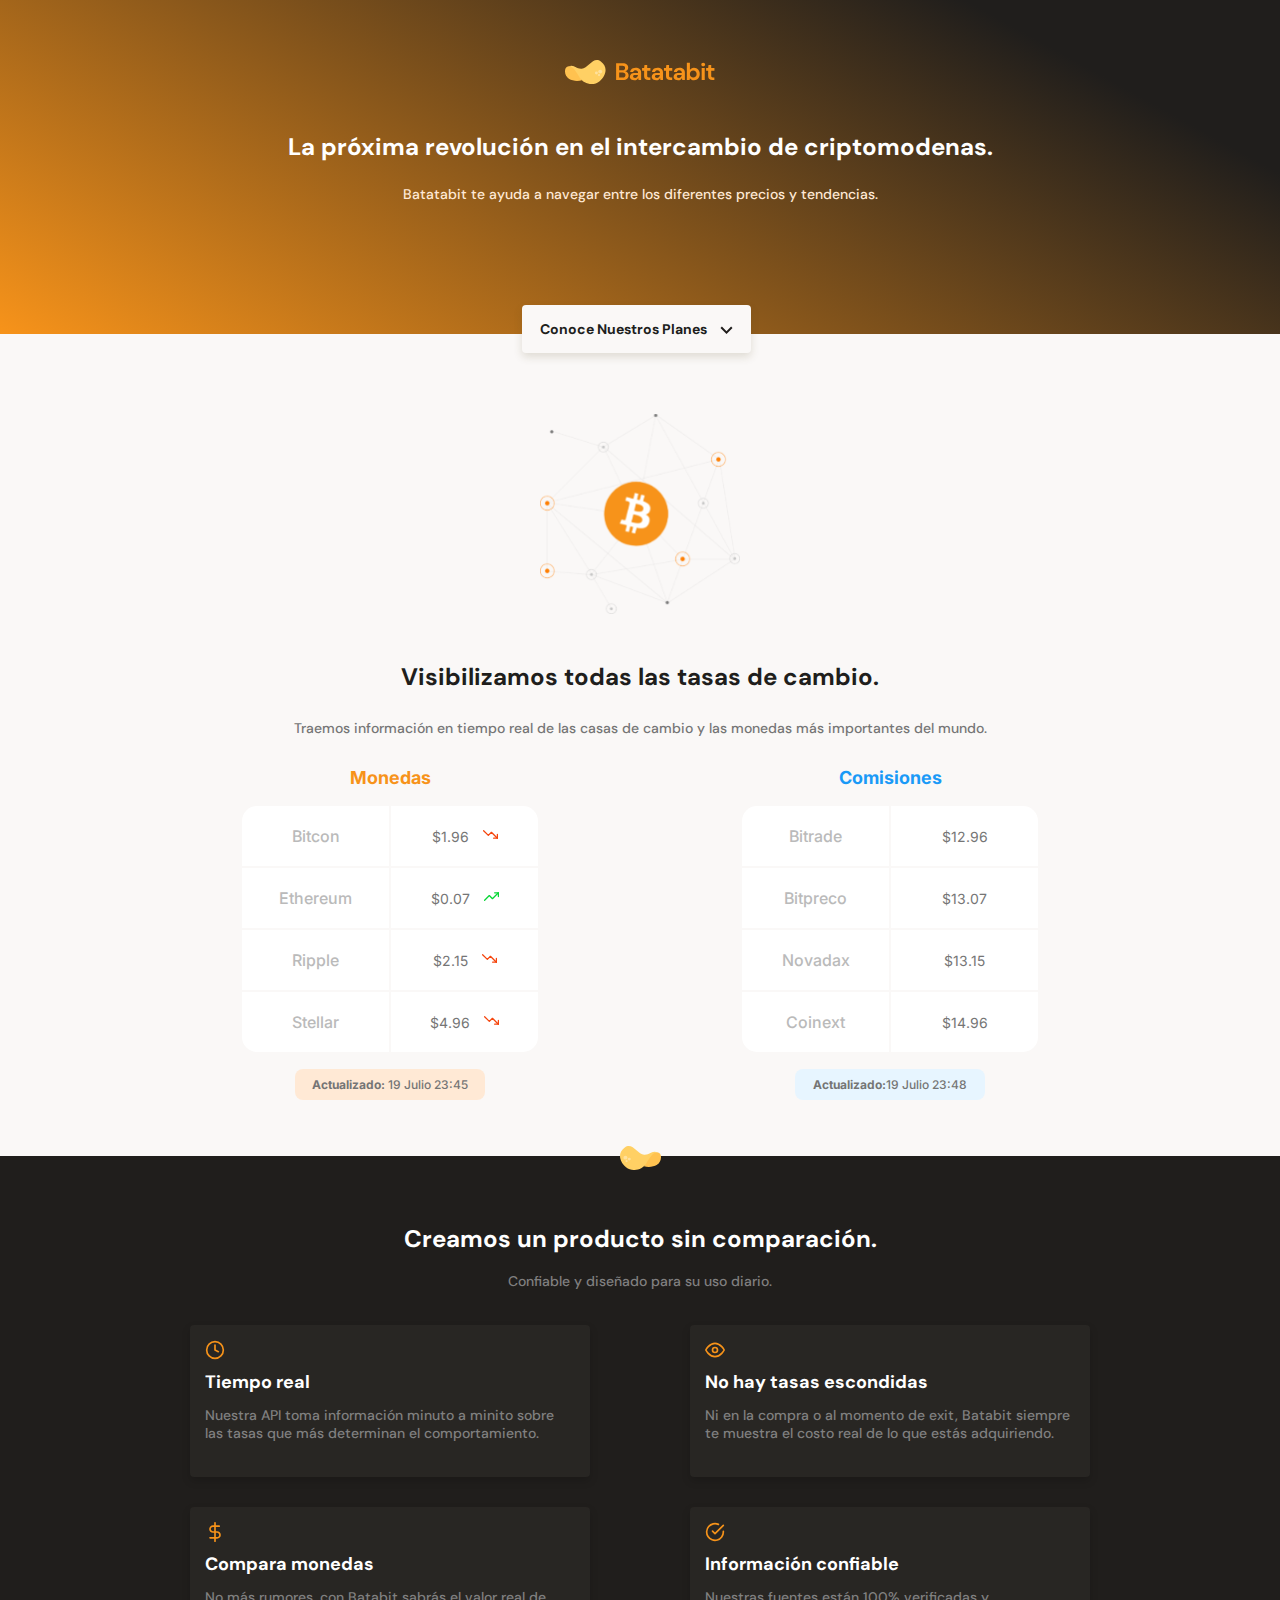
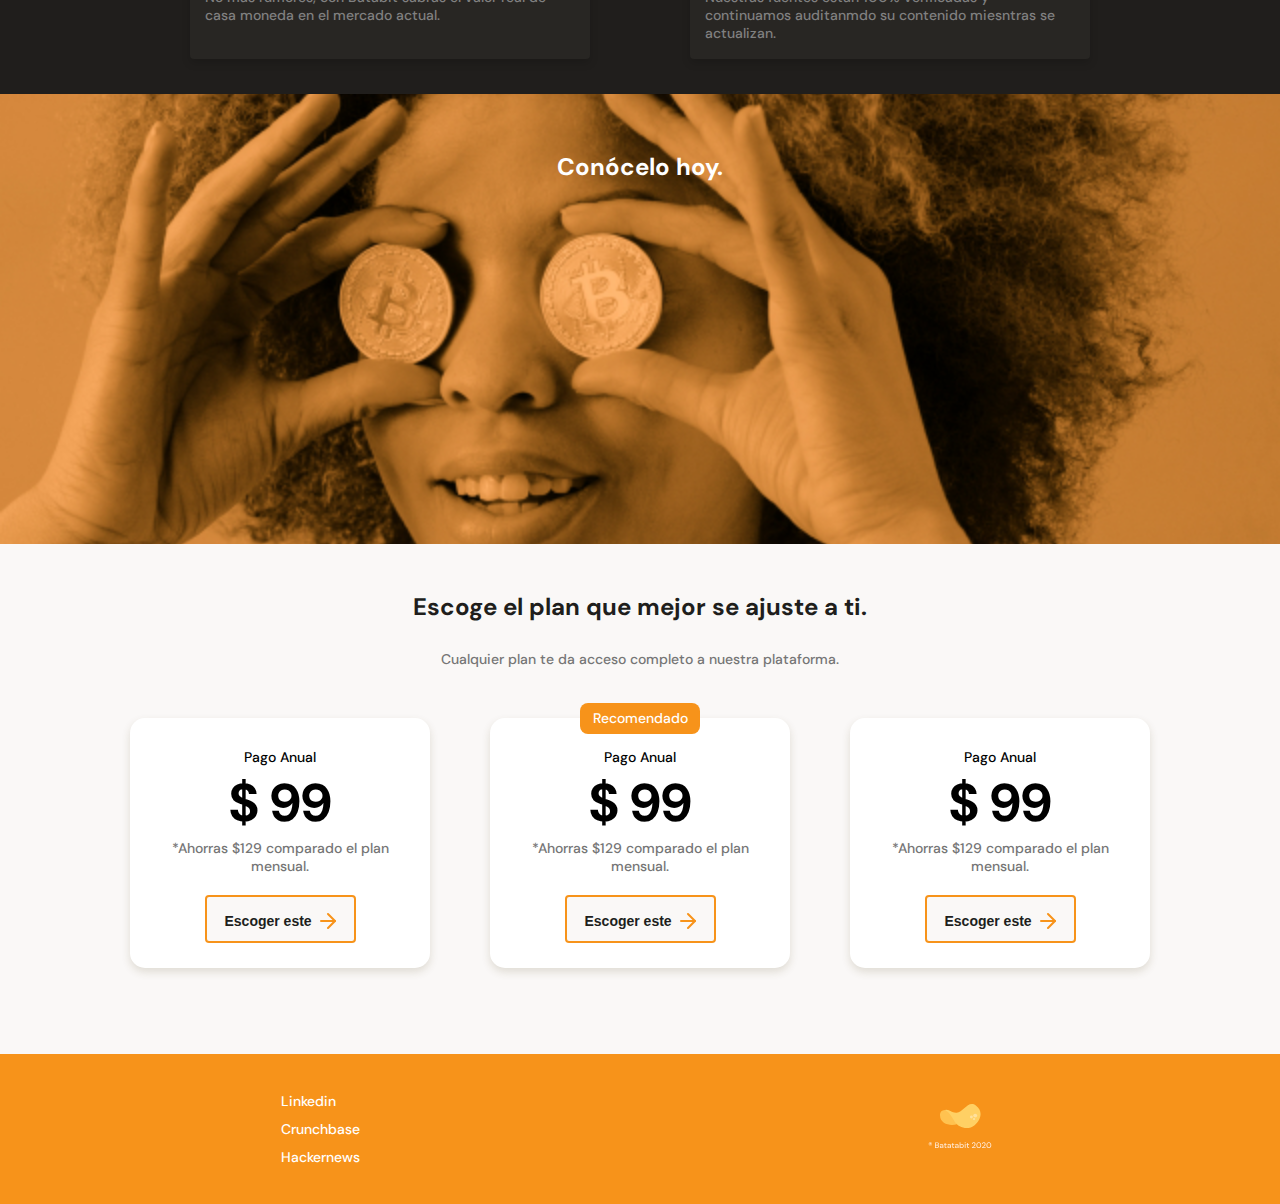
<file: public/index.html>
<!DOCTYPE html>
<html lang="en">

<head>
  <meta charset="UTF-8">
  <meta http-equiv="X-UA-Compatible" content="IE=edge">
  <meta name="viewport" content="width=device-width, initial-scale=1.0">
  <title>Document</title>
  <link rel="preconnect" href="https://fonts.googleapis.com">
  <link rel="preconnect" href="https://fonts.gstatic.com" crossorigin>
  <link
    href="https://fonts.googleapis.com/css2?family=DM+Sans:wght@400;500;700&family=Inter:wght@300;500;900&display=swap"
    rel="stylesheet" />
  <link rel="stylesheet" href="./index.css">
  <link rel="stylesheet" href="./tablet.css" media="(min-width: 1024px)" />
</head>

<body>
  <header>
    <img src="./assets/img/logo.svg" alt="Logo de Batatabit" />
    <div class="header--title-container">
      <h1>La próxima revolución en el intercambio de criptomodenas.</h1>
      <p>
        Batatabit te ayuda a navegar entre los diferentes precios y
        tendencias.
      </p>
      <a href="#plans" class="header--button">Conoce Nuestros Planes <span></span></a>
    </div>
  </header>
  <main>
    <section class="main-exchange-container">
      <div class="backgroundImg"></div>
      <div class="main-exchange-container--title">
        <h2>Visibilizamos todas las tasas de cambio.</h2>
        <p>
          Traemos información en tiempo real de las casas de cambio y las
          monedas más importantes del mundo.
        </p>
      </div>
      <div class="main-tables-container">
        <div class="main-currency-table">
          <p class="currency-table--title">Monedas</p>
          <div class="currency-table--container">
            <table>
              <tr>
                <td class="table__top-left">Bitcon</td>
                <td class="table__top-right table__right">
                  $1.96 <span class="down"></span>
                </td>
              </tr>
              <tr>
                <td>Ethereum</td>
                <td class="table__right">$0.07 <span class="up"></span></td>
              </tr>
              <tr>
                <td>Ripple</td>
                <td class="table__right">$2.15 <span class="down"></span></td>
              </tr>
              <tr>
                <td class="table__bottom-left">Stellar</td>
                <td class="table__bottom-right table__right">
                  $4.96 <span class="down"></span>
                </td>
              </tr>
            </table>
          </div>
          <div class="currency-table--date">
            <p><b>Actualizado:</b> 19 Julio 23:45</p>
          </div>
        </div>
        <div class="main-commissions-table">
          <p class="commissions-table--title">Comisiones</p>
          <div class="commissions-table--container">
            <table>
              <tr>
                <td class="table__top-left">Bitrade</td>
                <td class="table__top-right table__right">$12.96</td>
              </tr>
              <tr>
                <td>Bitpreco</td>
                <td class="table__right">$13.07</td>
              </tr>
              <tr>
                <td>Novadax</td>
                <td class="table__right">$13.15</td>
              </tr>
              <tr>
                <td class="table__bottom-left">Coinext</td>
                <td class="table__bottom-right table__right">$14.96</td>
              </tr>
            </table>
          </div>
          <div class="commissions-table--date">
            <p><b>Actualizado:</b>19 Julio 23:48</p>
          </div>
        </div>
      </div>
    </section>
    <section class="main-product-detail">
      <span class="product-detail--batata-logo"></span>
      <div class="product-detail--title">
        <h2>Creamos un producto sin comparación.</h2>
        <p>Confiable y diseñado para su uso diario.</p>
      </div>
      <div class="product-cards--container">
        <article class="product-detail--card">
          <span class="clock"></span>
          <p class="product--card_title">Tiempo real</p>
          <p class="product--card_body">
            Nuestra API toma información minuto a minito sobre las tasas que
            más determinan el comportamiento.
          </p>
        </article>
        <article class="product-detail--card">
          <span class="eye"></span>
          <p class="product--card_title">No hay tasas escondidas</p>
          <p class="product--card_body">
            Ni en la compra o al momento de exit, Batabit siempre te muestra
            el costo real de lo que estás adquiriendo.
          </p>
        </article>
        <article class="product-detail--card">
          <span class="dollar"></span>
          <p class="product--card_title">Compara monedas</p>
          <p class="product--card_body">
            No más rumores, con Batabit sabrás el valor real de casa moneda en
            el mercado actual.
          </p>
        </article>
        <article class="product-detail--card">
          <span class="check"></span>
          <p class="product--card_title">Información confiable</p>
          <p class="product--card_body">
            Nuestras fuentes están 100% verificadas y continuamos auditanmdo
            su contenido miesntras se actualizan.
          </p>
        </article>
      </div>
    </section>
    <section class="bitcoin-img-container">
      <h2>Conócelo hoy.</h2>
    </section>
    <section id="plans" class="main-plans-container">
      <h2>Escoge el plan que mejor se ajuste a ti.</h2>
      <p>Cualquier plan te da acceso completo a nuestra plataforma.</p>
      <div class="plans-container--slider">
        <div class="plans-container--card">
          <div class="plan-card">
            <h3 class="plan-card--title">Pago Anual</h3>
            <p class="plan-card--price"><span>$</span> 99</p>
            <p class="plan-card--saving">
              *Ahorras $129 comparado el plan mensual.
            </p>
            <button class="plan-card--ca">Escoger este <span></span></button>
          </div>
        </div>
        <div class="plans-container--card">
          <p class="recommended">Recomendado</p>
          <div class="plan-card">
            <h3 class="plan-card--title">Pago Anual</h3>
            <p class="plan-card--price"><span>$</span> 99</p>
            <p class="plan-card--saving">
              *Ahorras $129 comparado el plan mensual.
            </p>
            <button class="plan-card--ca">Escoger este <span></span></button>
          </div>
        </div>
        <div class="plans-container--card">
          <div class="plan-card">
            <h3 class="plan-card--title">Pago Anual</h3>
            <p class="plan-card--price"><span>$</span> 99</p>
            <p class="plan-card--saving">
              *Ahorras $129 comparado el plan mensual.
            </p>
            <button class="plan-card--ca">Escoger este <span></span></button>
          </div>
        </div>
      </div>
    </section>
  </main>
  <footer>
    <section class="left">
      <ul>
        <li><a href="">Linkedin</a></li>
        <li><a href="">Crunchbase</a></li>
        <li><a href="">Hackernews</a></li>
      </ul>
    </section>
    <section class="right">
      <img src="./assets/img/logo-footer.svg" alt="Logo Batatabit 2020" />
    </section>
  </footer>
</body>

</html>
</file>
<file: public/index.css>
@import url('https://fonts.googleapis.com/css2?family=DM+Sans:wght@400;500;700&family=Inter:wght@300;500&display=swap');

:root {
    /* Colors */
    --bitcoin-orange: #f7931a;
    --soft-orange: #ffe9d5;
    --secondary-blue: #1a9af7;
    --soft-blue: #e7f5ff;
    --warm-black: #282623;
    --black: #201e1c;
    --off-white: #faf8f7;
    --just-white: #fff;
    --grey: #bababa;
}

* {
    box-sizing: border-box;
    margin: 0;
    padding: 0;
}

html {
    font-size: 62.5%;
    font-family: "DM Sans", sans-serif;
}

header {
    position: relative;
    display: flex;
    flex-direction: column;
    justify-content: center;
    width: 100%;
    min-width: 320px;
    height: 334px;
    text-align: center;
    background: linear-gradient(208.83deg,
            var(--black) 16.69%,
            var(--bitcoin-orange) 100%);
}

header img {
    width: 151px;
    height: 24px;
    margin-top: 60px;
    align-self: center;
}

.header--title-container {
    width: 90%;
    min-width: 288px;
    max-width: 900px;
    height: 218px;
    margin-top: 50px;
    text-align: center;
    align-self: center;
}

.header--title-container h1 {
    font-size: 2.4rem;
    font-weight: bold;
    line-height: 2.6rem;
    color: var(--just-white);
}

.header--title-container p {
    margin-top: 25px;
    font-size: 1.4rem;
    font-weight: 500;
    line-height: 1.8rem;
    color: var(--soft-orange);
}

.header--title-container .header--button {
    position: absolute;
    left: calc(50% - 118px);
    top: 270px;
    display: block;
    margin-top: 35px;
    padding: 15px;
    width: 229px;
    height: 48px;
    background: var(--off-white);
    /* Sombra  */
    box-shadow: 0px 4px 8px rgba(89, 73, 30, 0.16);
    border: none;
    border-radius: 4px;
    font-size: 1.4rem;
    font-weight: bold;
    text-decoration: none;
    color: var(--black);
}

.header--title-container .header--button span {
    display: inline-block;
    width: 13px;
    height: 8px;
    margin-left: 10px;
    background-image: url("../assets/icons/down-arrow.svg");
    background-size: cover;
    background-position: center;
    background-repeat: no-repeat;
}

main {
    width: 100%;
    height: auto;
    background-color: var(--off-white);
}

.main-exchange-container {
    width: 100%;
    height: auto;
    padding-top: 80px;
    padding-bottom: 30px;
    text-align: center;
}

.main-exchange-container--title {
    width: 90%;
    min-width: 288px;
    max-width: 900px;
    margin: 0 auto;
}

.main-exchange-container .backgroundImg {
    width: 200px;
    height: 200px;
    margin: 0 auto;
    margin-bottom: 50px;
    background-image: url("../assets/img/Bitcoin.svg");
    background-size: cover;
    background-position: center;
    background-repeat: no-repeat;
}

.main-exchange-container h2 {
    margin-bottom: 30px;
    font-size: 2.4rem;
    font-weight: bold;
    line-height: 2.6rem;
    color: var(--black);
}

.main-exchange-container p {
    margin-bottom: 30px;
    font-size: 1.4rem;
    font-weight: 500;
    line-height: 1.6rem;
    color: #757575;
}

.main-currency-table,
.main-commissions-table {
    width: 70%;
    min-width: 235px;
    max-width: 500px;
    height: 360px;
    margin: 0 auto;

    font-family: "Inter", sans-serif;
}

.main-currency-table .currency-table--title {
    margin-bottom: 15px;
    font-size: 1.8rem;
    font-weight: bold;
    line-height: 2.3rem;
    color: var(--bitcoin-orange);
}

.main-commissions-table .commissions-table--title {
    margin-bottom: 15px;
    font-size: 1.8rem;
    font-weight: bold;
    line-height: 2.3rem;
    color: var(--secondary-blue);
}

.currency-table--container,
.commissions-table--container {
    width: 90%;
    min-width: 230px;
    max-width: 300px;
    height: 250px;
    margin: 0 auto;
    /* background-color: #fff; */
    border-radius: 15px;
}

.currency-table--container table,
.commissions-table--container table {
    width: 100%;
    height: 100%;
}

.currency-table--container td,
.commissions-table--container td {
    width: 50%;
    font-size: 1.6rem;
    font-weight: 500;
    line-height: 1.9rem;
    color: var(--grey);
    /* border-bottom: 1px solid #faf8f7; */
    background-color: var(--just-white);
}

.currency-table--container .table__top-left,
.commissions-table--container .table__top-left {
    border-radius: 15px 0 0 0;
}

.currency-table--container .table__top-right,
.commissions-table--container .table__top-right {
    border-radius: 0 15px 0 0;
}

.currency-table--container .table__bottom-left,
.commissions-table--container .table__bottom-left {
    border-radius: 0 0 0 15px;
}

.currency-table--container .table__bottom-right,
.commissions-table--container .table__bottom-right {
    border-radius: 0 0 15px 0;
}

.currency-table--container .table__right,
.commissions-table--container .table__right {
    font-size: 1.4rem;
    font-weight: normal;
    line-height: 1.7rem;
    color: #757575;
}

.currency-table--container .up {
    display: inline-block;
    width: 15px;
    height: 15px;
    margin-left: 10px;
    background-image: url("../assets/icons/trending-up.svg");
    background-size: cover;
    background-position: center;
    background-repeat: no-repeat;
}

.currency-table--container .down {
    display: inline-block;
    width: 15px;
    height: 15px;
    margin-left: 10px;
    background-image: url("../assets/icons/trending-down.svg");
    background-size: cover;
    background-position: center;
    background-repeat: no-repeat;
}

.currency-table--date {
    width: 190px;
    height: 31px;
    margin: 0 auto;
    margin-top: 15px;
    padding: 8px;
    background-color: var(--soft-orange);
    border-radius: 8px;
}

.commissions-table--date {
    width: 190px;
    height: 31px;
    margin: 0 auto;
    margin-top: 15px;
    padding: 8px;
    background-color: var(--soft-blue);
    border-radius: 8px;
}

.currency-table--date p,
.commissions-table--date p {
    margin: 7px;
    font-size: 1.2rem;
    line-height: 1.5px;
}

.main-product-detail {
    position: relative;
    width: 100%;
    min-width: 320px;
    height: auto;
    padding: 20px 10px;
    background-color: var(--black);
}

.product-detail--batata-logo {
    position: absolute;
    width: 40.57px;
    height: 24.01px;
    left: calc(50% - 20px);
    top: -10px;
    background-image: url("../assets/icons/batata.svg");
}

.product-detail--title {
    width: 90%;
    min-width: 288px;
    height: auto;
    margin: 0 auto;
    margin-top: 50px;
    text-align: center;
}

.product-detail--title h2 {
    margin-bottom: 20px;
    font-size: 2.4rem;
    font-weight: bold;
    line-height: 2.6rem;
    color: var(--just-white);
}

.product-detail--title p {
    margin-bottom: 20px;
    font-size: 1.4rem;
    font-weight: 500;
    line-height: 1.8rem;
    color: #808080;
}

.product-detail--card {
    width: 90%;
    min-width: 288px;
    max-width: 400px;
    height: 152px;
    margin: 15px auto;
    padding: 15px;
    background-color: var(--warm-black);
    box-shadow: 0px 4px 8px rgba(0, 0, 0, 0.16);
    border-radius: 4px;
}

.product-detail--card .clock {
    display: inline-block;
    width: 20px;
    height: 20px;
    margin: 0 auto;
    margin-bottom: 10px;
    background-image: url("../assets/icons/clock.svg");
    background-size: cover;
    background-position: center;
    background-repeat: no-repeat;
}

.product-detail--card .eye {
    display: inline-block;
    width: 20px;
    height: 20px;
    margin: 0 auto;
    margin-bottom: 10px;
    background-image: url("../assets/icons/eye.svg");
    background-size: cover;
    background-position: center;
    background-repeat: no-repeat;
}

.product-detail--card .dollar {
    display: inline-block;
    width: 20px;
    height: 20px;
    margin: 0 auto;
    margin-bottom: 10px;
    background-image: url("../assets/icons/dollar-sign.svg");
    background-size: cover;
    background-position: center;
    background-repeat: no-repeat;
}

.product-detail--card .check {
    display: inline-block;
    width: 20px;
    height: 20px;
    margin: 0 auto;
    margin-bottom: 10px;
    background-image: url("../assets/icons/check-circle.svg");
    background-size: cover;
    background-position: center;
    background-repeat: no-repeat;
}

.product--card_title {
    margin-bottom: 15px;
    font-size: 1.8rem;
    font-weight: bold;
    line-height: 1.8rem;
    color: var(--just-white);
}

.product--card_body {
    font-size: 1.4rem;
    font-weight: 500;
    line-height: 1.8rem;
    color: #808080;
}

.bitcoin-img-container {
    width: 100%;
    min-width: 320px;
    height: 50vh;
    background-image: url("../assets/img/bitcoinbaby2x.jpg");
    background-repeat: no-repeat;
    background-position: center;
    background-size: cover;
    text-align: center;
}

.bitcoin-img-container h2 {
    padding-top: 60px;
    font-size: 2.4rem;
    font-weight: bold;
    line-height: 2.6rem;
    color: var(--just-white);
}

.main-plans-container {
    width: 100%;
    min-height: 320px;
    padding-bottom: 70px;
    text-align: center;
}

.main-plans-container h2 {
    padding-top: 50px;
    font-size: 2.4rem;
    font-weight: bold;
    line-height: 2.6rem;
    color: var(--black);
}

.main-plans-container p {
    padding-top: 30px;
    font-size: 1.4rem;
    font-weight: 500;
    line-height: 1.8rem;
    color: #757575;
}

.plans-container--slider {
    display: flex;
    /* gap: 50px; Aun no está soportado por todos los navegadores :( */
    height: 316px;
    overflow-x: scroll;
    overscroll-behavior-x: contain;
    scroll-snap-type: x proximity;
}

.plans-container--card {
    position: relative;
    scroll-snap-align: center;
    width: 70%;
    min-width: 230px;
    max-width: 300px;
    height: 250px;
    margin: 50px 30px 0;
    padding: 0 15px;
    background-color: var(--just-white);
    border-radius: 15px;
    box-shadow: 0px 4px 8px rgba(89, 73, 30, 0.16);
}

.plans-container--card .recommended {
    position: absolute;
    width: 120px;
    height: 31px;
    left: calc(50% - 60px);
    top: -15px;
    margin: 0;
    padding: 6px;
    background-color: var(--bitcoin-orange);
    border-radius: 8px;
    color: var(--just-white);
}

.plan-card--title {
    padding-top: 30px;
    font-size: 1.4rem;
    font-weight: 500;
    line-height: 1.8rem;
    color: black;
}

.plans-container--card .plan-card--price {
    padding: 5px 0;
    font-size: 5.3rem;
    font-weight: bold;
    line-height: 6.3rem;
    color: black;
}

.plans-container--card .plan-card--saving {
    padding-top: 0;
}

.plan-card--ca {
    width: 151px;
    height: 48px;
    margin-top: 20px;
    background: var(--off-white);
    border: 2px solid var(--bitcoin-orange);
    border-radius: 4px;
    font-size: 1.4rem;
    font-weight: bold;
    line-height: 1.8rem;
    color: var(--black);
}

.plan-card--ca span {
    display: inline-block;
    width: 20px;
    height: 20px;
    background-image: url("../assets/icons/orange-right-arrow.svg");
    vertical-align: text-bottom;
}

footer {
    display: flex;
    width: 100%;
    height: 150px;
    background-color: var(--bitcoin-orange);
}

footer section {
    display: flex;
    justify-content: center;
    align-items: center;
    width: 50%;
}

.left ul {
    font-size: 1.4rem;
    font-weight: 500;
    line-height: 1.8rem;
    list-style: none;
}

.left li {
    margin: 10px 0;
}

.left a {
    text-decoration: none;
    color: var(--just-white);
}
</file>
<file: public/tablet.css>
.main-tables-container {
    display: flex;
    width: 1000px;
    margin: 0 auto;
}

.product-cards--container {
    display: flex;
    flex-wrap: wrap;
    width: 1000px;
    margin: 0 auto;
}

.plans-container--slider {
    justify-content: center;
}
</file>
